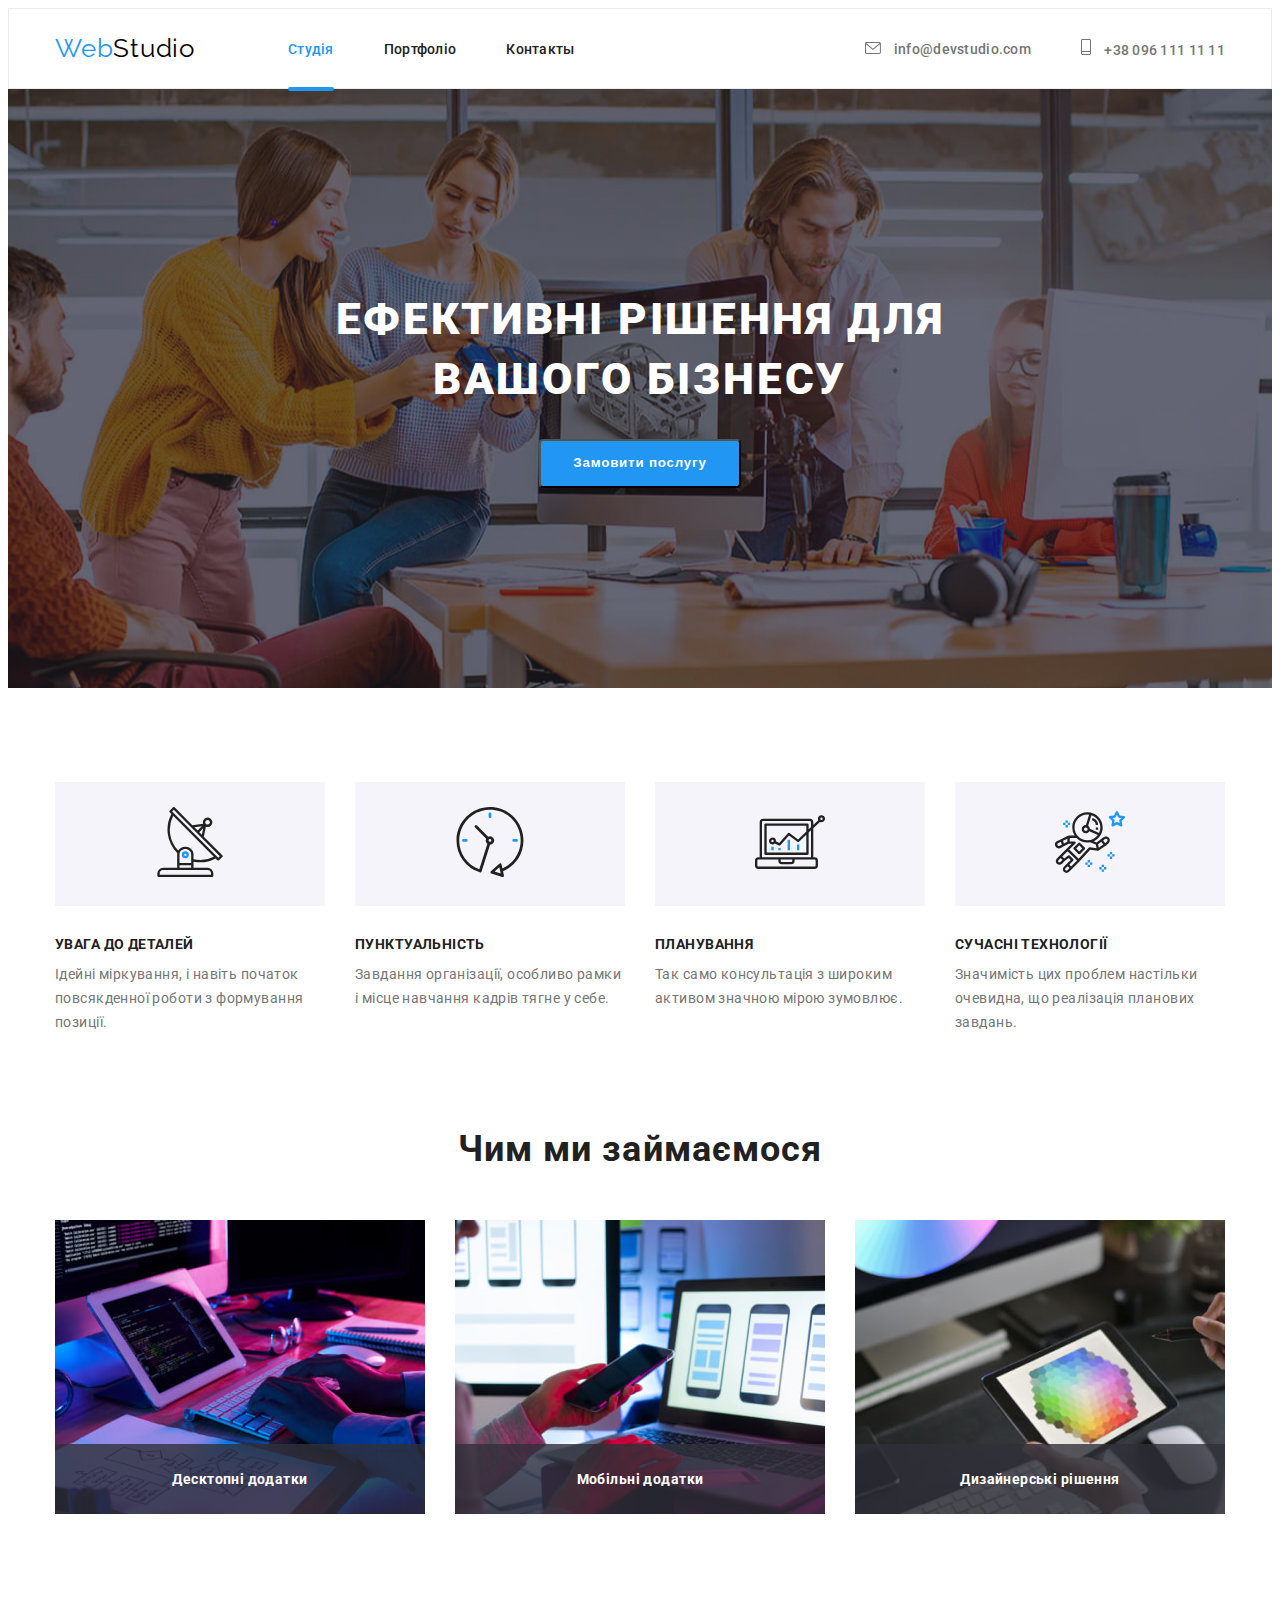
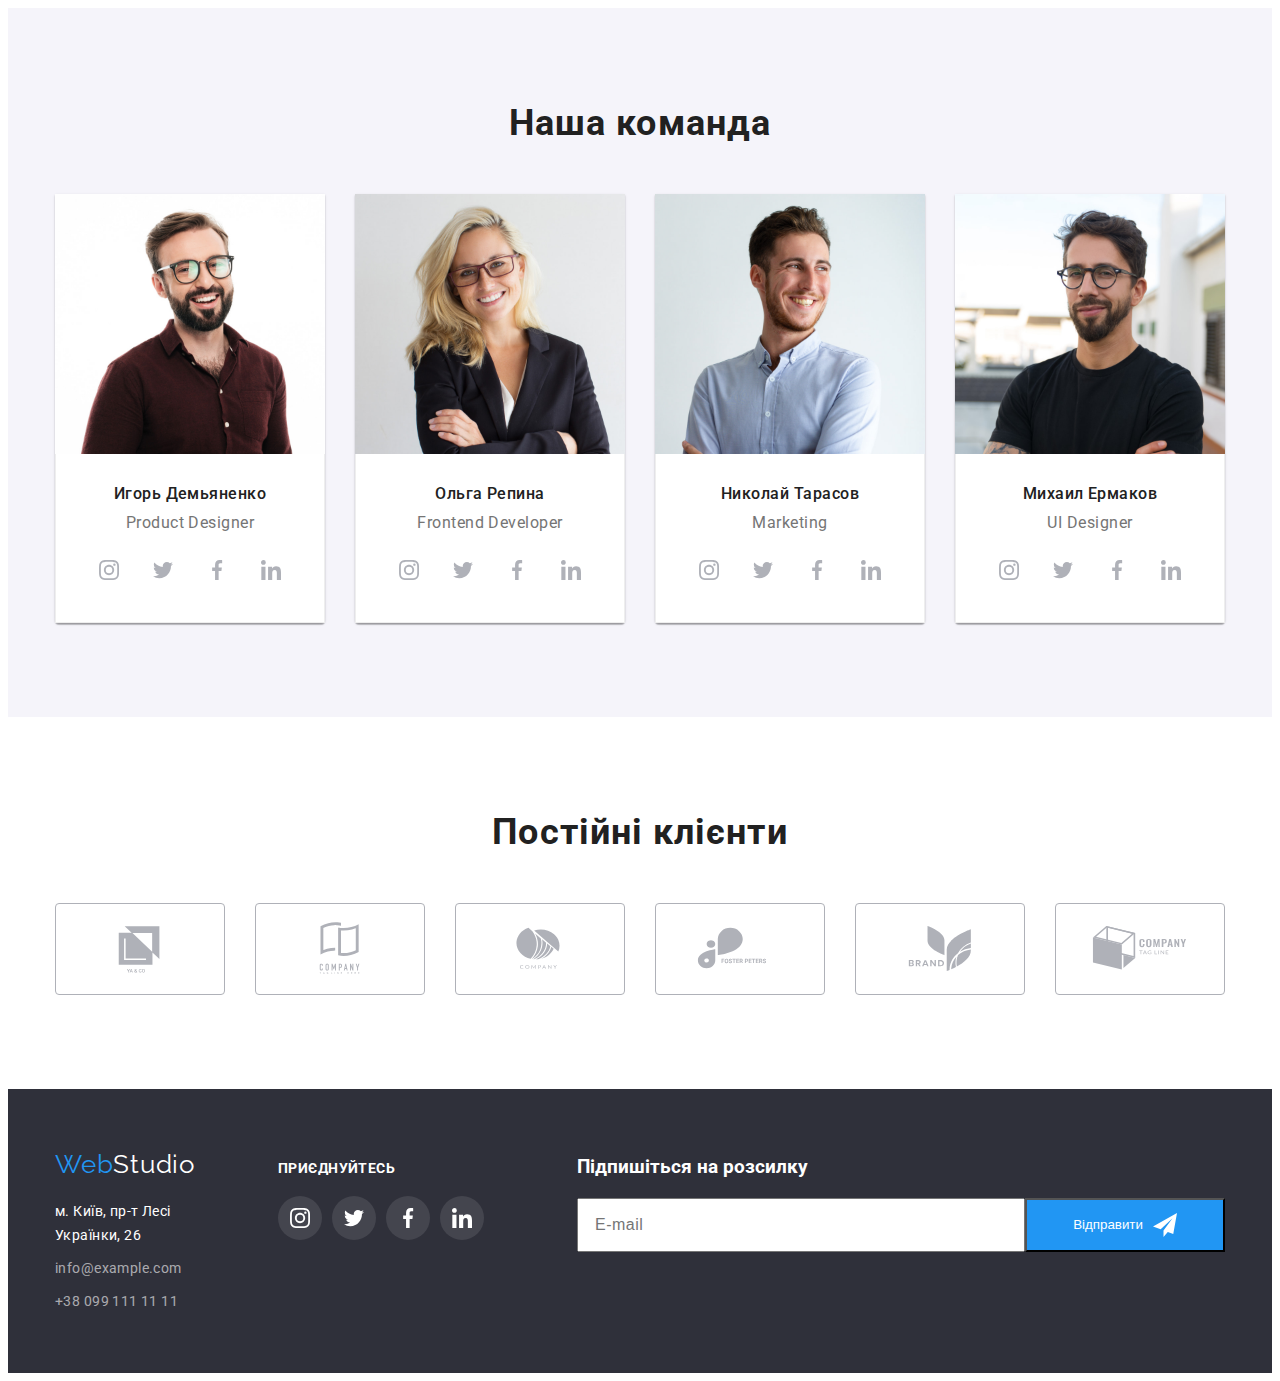
<file: index.html>
<!DOCTYPE html>
<html lang="uk">
  <head>
    <meta charset="UTF-8" />
    <meta http-equiv="X-UA-Compatible" content="IE=edge" />
    <meta name="viewport" content="width=device-width, initial-scale=1.0" />
    <title>Студія</title>
    <link rel="preconnect" href="https://fonts.googleapis.com" />
    <link rel="preconnect" href="https://fonts.gstatic.com" crossorigin />
    <link
      href="https://fonts.googleapis.com/css2?family=Raleway:wght@700&family=Roboto:wght@400;500;700;900&display=swap"
      rel="stylesheet"
    />
    <!-- Normalize start -->
    <link
      rel="stylesheet"
      href="https://cdnjs.cloudflare.com/ajax/libs/modern-normalize/1.1.0/modern-normalize.min.css"
      integrity="sha512-wpPYUAdjBVSE4KJnH1VR1HeZfpl1ub8YT/NKx4PuQ5NmX2tKuGu6U/JRp5y+Y8XG2tV+wKQpNHVUX03MfMFn9Q=="
      crossorigin="anonymous"
      referrerpolicy="no-referrer"
    />
    <!-- Normalize end -->
    <!-- Animate CSS start -->
    <link
      rel="stylesheet"
      href="https://cdnjs.cloudflare.com/ajax/libs/animate.css/4.1.1/animate.min.css"
    />
    <!-- Animate CSS end -->
    <link rel="stylesheet" href="./css/styles.css" />
  </head>

  <body data-page>
    <!-- Header section studio-->
    <header class="header data-header">
      <div class="container header-container">
        <a class="logo link" href="./index.html" lang="en"
          >Web<span class="logo-color">Studio</span></a
        >
        <nav class="header-nav">
          <ul class="header-list list">
            <li class="header-item">
              <a class="header-link header-link-current link" href="">Студія</a>
            </li>
            <li class="header-item">
              <a class="header-link link" href="./portfolio.html">Портфоліо</a>
            </li>
            <li class="header-item"><a class="header-link link" href="">Контакты</a></li>
          </ul>
        </nav>
        <ul class="header-list list">
          <li class="header-item">
            <a class="header-contacts link" href="mailto:info@devstudio.com">
              <svg class="contacts-icon" width="16" height="12">
                <use href="./images/icons/icons.svg#envelope"></use>
              </svg>
              info@devstudio.com</a
            >
          </li>
          <li class="header-item">
            <a class="header-contacts link" href="tel:+380961111111">
              <svg class="contacts-icon" width="10" height="16">
                <use href="./images/icons/icons.svg#smartphone"></use>
              </svg>
              +38 096 111 11 11</a
            >
          </li>
        </ul>
      </div>
    </header>
    <!-- Main section studio-->
    <main class="main">
      <!-- Section 1 -->
      <section class="main-section-first">
        <div class="container header-container main-container">
          <h1 class="main-title-top">
            ЕФЕКТИВНІ РІШЕННЯ ДЛЯ <br />
            ВАШОГО БІЗНЕСУ
          </h1>
          <button class="main-btn animate__animated animate__swing" type="button" data-modal-open>
              Замовити послугу
          </button>
        </div>
      </section>
      <!-- Section 2 -->
      <section class="main-section-second">
        <div class="main-conteiner-features">
          <ul class="features-list list">
            <li class="features-item">
              <a
                class="features-link"
                href=""
                target="_blank"
                rel="noopener noreferrer"
                aria-label="antenna"
              >
                <svg class="features-icon" width="70" height="70">
                  <use href="./images/icons/icons.svg#antenna"></use>
                </svg>
              </a>
            </li>
            <li class="features-item">
              <a
                class="features-link"
                href=""
                target="_blank"
                rel="noopener noreferrer"
                aria-label="clock"
              >
                <svg class="features-icon" width="70" height="70">
                  <use href="./images/icons/icons.svg#clock"></use>
                </svg>
              </a>
            </li>
            <li class="features-item">
              <a
                class="features-link"
                href=""
                target="_blank"
                rel="noopener noreferrer"
                aria-label="diagram"
              >
                <svg class="features-icon" width="70" height="70">
                  <use href="./images/icons/icons.svg#diagram"></use>
                </svg>
              </a>
            </li>
            <li class="features-item">
              <a
                class="features-link"
                href=""
                target="_blank"
                rel="noopener noreferrer"
                aria-label="astronaut"
              >
                <svg class="features-icon" width="70" height="70">
                  <use href="./images/icons/icons.svg#astronaut"></use>
                </svg>
              </a>
            </li>
          </ul>
        </div>
        <div class="container main-container-second">
          <ul class="main-description list">
            <li class="item">
              <div class="box">
                <h3 class="main-title">УВАГА ДО ДЕТАЛЕЙ</h3>
                <p class="main-text">
                  Ідейні міркування, і навіть початок повсякденної роботи з формування позиції.
                </p>
              </div>
            </li>
            <li class="item">
              <div class="box">
                <h3 class="main-title">ПУНКТУАЛЬНІСТЬ</h3>
                <p class="main-text">
                  Завдання організації, особливо рамки і місце навчання кадрів тягне у себе.
                </p>
              </div>
            </li>
            <li class="item">
              <div class="box">
                <h3 class="main-title">ПЛАНУВАННЯ</h3>
                <p class="main-text">
                  Так само консультація з широким активом значною мірою зумовлює.
                </p>
              </div>
            </li>
            <li class="item">
              <div class="box">
                <h3 class="main-title">СУЧАСНІ ТЕХНОЛОГІЇ</h3>
                <p class="main-text">
                  Значимість цих проблем настільки очевидна, що реалізація планових завдань.
                </p>
              </div>
            </li>
          </ul>
        </div>
      </section>
      <!-- Section 3 -->
      <section class="main-section-third">
        <div class="container main-container-third">
          <h2 class="main-title-about">Чим ми займаємося</h2>
          <ul class="main-list list">
            <li class="main-item">
              <img
                class="main-img"
                src="images/section3/img-box1.jpg"
                alt="работа за компьютером"
                width="370"
                height="294"
              />
              <div class="main-container-img">
              <h3 class="main-title-about-img">Десктопні додатки</h3>
            </div>
            </li>
            <li class="main-item">
              <img
                class="main-img"
                src="images/section3/img-box2.jpg"
                alt="работа за ноутбуком"
                width="370"
                height="294"
              />
              <div class="main-container-img">
              <h3 class="main-title-about-img">Мобільні додатки</h3>
            </div>
            </li>
            <li class="main-item">
              <img
                class="main-img"
                src="images/section3/img-box3.jpg"
                alt="работа за планшетом"
                width="370"
                height="294"
              />
              <div class="main-container-img">
              <h3 class="main-title-about-img">Дизайнерські рішення</h3>
            </div>
            </li>
          </ul>
        </div>
      </section>
      <!-- Section 4 -->
      <section class="main-section-team">
        <div class="container main-container-team">
          <h2 class="main-title-about">Наша команда</h2>
          <ul class="team-list list">
            <li class="team-item">
              <img
                class="team-img"
                src="images/section4/img1.jpg"
                alt="Игорь Демьяненко"
                width="270"
                height="260"
              />
              <div class="team-wrapper">
                <h3 class="team-title">Игорь Демьяненко</h3>
                <p class="team-text" lang="en">Product Designer</p>
                <ul class="socials list">
                  <li class="socials-item">
                    <a
                      class="socials-link"
                      href=""
                      target="_blank"
                      rel="noopener noreferrer"
                      aria-label="instagram"
                    >
                      <svg class="socials-icon" width="20" height="20">
                        <use href="./images/icons/icons.svg#instagram"></use>
                      </svg>
                    </a>
                  </li>
                  <li class="socials-item">
                    <a
                      class="socials-link"
                      href=""
                      target="_blank"
                      rel="noopener noreferrer"
                      aria-label="twitter"
                    >
                      <svg class="socials-icon" width="20" height="20">
                        <use href="./images/icons/icons.svg#twitter"></use>
                      </svg>
                    </a>
                  </li>
                  <li class="socials-item">
                    <a
                      class="socials-link"
                      href=""
                      target="_blank"
                      rel="noopener noreferrer"
                      aria-label="facebook"
                    >
                      <svg class="socials-icon" width="20" height="20">
                        <use href="./images/icons/icons.svg#facebook"></use>
                      </svg>
                    </a>
                  </li>
                  <li class="socials-item">
                    <a
                      class="socials-link"
                      href=""
                      target="_blank"
                      rel="noopener noreferrer"
                      aria-label="linkedin"
                    >
                      <svg class="socials-icon" width="20" height="20">
                        <use href="./images/icons/icons.svg#linkedin"></use>
                      </svg>
                    </a>
                  </li>
                </ul>
              </div>
            </li>
            <li class="team-item">
              <img
                class="team-img"
                src="images/section4/img2.jpg"
                alt="Ольга Репина"
                width="270"
                height="260"
              />
              <div class="team-wrapper">
                <h3 class="team-title">Ольга Репина</h3>
                <p class="team-text" lang="en">Frontend Developer</p>
                <ul class="socials list">
                  <li class="socials-item">
                    <a
                      class="socials-link"
                      href=""
                      target="_blank"
                      rel="noopener noreferrer"
                      aria-label="instagram"
                    >
                      <svg class="socials-icon" width="20" height="20">
                        <use href="./images/icons/icons.svg#instagram"></use>
                      </svg>
                    </a>
                  </li>
                  <li class="socials-item">
                    <a
                      class="socials-link"
                      href=""
                      target="_blank"
                      rel="noopener noreferrer"
                      aria-label="twitter"
                    >
                      <svg class="socials-icon" width="20" height="20">
                        <use href="./images/icons/icons.svg#twitter"></use>
                      </svg>
                    </a>
                  </li>
                  <li class="socials-item">
                    <a
                      class="socials-link"
                      href=""
                      target="_blank"
                      rel="noopener noreferrer"
                      aria-label="facebook"
                    >
                      <svg class="socials-icon" width="20" height="20">
                        <use href="./images/icons/icons.svg#facebook"></use>
                      </svg>
                    </a>
                  </li>
                  <li class="socials-item">
                    <a
                      class="socials-link"
                      href=""
                      target="_blank"
                      rel="noopener noreferrer"
                      aria-label="linkedin"
                    >
                      <svg class="socials-icon" width="20" height="20">
                        <use href="./images/icons/icons.svg#linkedin"></use>
                      </svg>
                    </a>
                  </li>
                </ul>
              </div>
            </li>
            <li class="team-item">
              <img
                class="team-img"
                src="images/section4/img3.jpg"
                alt="Николай Тарасов"
                width="270"
                height="260"
              />
              <div class="team-wrapper">
                <h3 class="team-title">Николай Тарасов</h3>
                <p class="team-text" lang="en">Marketing</p>
                <ul class="socials list">
                  <li class="socials-item">
                    <a
                      class="socials-link"
                      href=""
                      target="_blank"
                      rel="noopener noreferrer"
                      aria-label="instagram"
                    >
                      <svg class="socials-icon" width="20" height="20">
                        <use href="./images/icons/icons.svg#instagram"></use>
                      </svg>
                    </a>
                  </li>
                  <li class="socials-item">
                    <a
                      class="socials-link"
                      href=""
                      target="_blank"
                      rel="noopener noreferrer"
                      aria-label="twitter"
                    >
                      <svg class="socials-icon" width="20" height="20">
                        <use href="./images/icons/icons.svg#twitter"></use>
                      </svg>
                    </a>
                  </li>
                  <li class="socials-item">
                    <a
                      class="socials-link"
                      href=""
                      target="_blank"
                      rel="noopener noreferrer"
                      aria-label="facebook"
                    >
                      <svg class="socials-icon" width="20" height="20">
                        <use href="./images/icons/icons.svg#facebook"></use>
                      </svg>
                    </a>
                  </li>
                  <li class="socials-item">
                    <a
                      class="socials-link"
                      href=""
                      target="_blank"
                      rel="noopener noreferrer"
                      aria-label="linkedin"
                    >
                      <svg class="socials-icon" width="20" height="20">
                        <use href="./images/icons/icons.svg#linkedin"></use>
                      </svg>
                    </a>
                  </li>
                </ul>
              </div>
            </li>
            <li class="team-item">
              <img
                class="team-img"
                src="images/section4/img4.jpg"
                alt="Михаил Ермаков"
                width="270"
                height="260"
              />
              <div class="team-wrapper">
                <h3 class="team-title">Михаил Ермаков</h3>
                <p class="team-text" lang="en">UI Designer</p>
                <ul class="socials list">
                  <li class="socials-item">
                    <a
                      class="socials-link"
                      href=""
                      target="_blank"
                      rel="noopener noreferrer"
                      aria-label="instagram"
                    >
                      <svg class="socials-icon" width="20" height="20">
                        <use href="./images/icons/icons.svg#instagram"></use>
                      </svg>
                    </a>
                  </li>
                  <li class="socials-item">
                    <a
                      class="socials-link"
                      href=""
                      target="_blank"
                      rel="noopener noreferrer"
                      aria-label="twitter"
                    >
                      <svg class="socials-icon" width="20" height="20">
                        <use href="./images/icons/icons.svg#twitter"></use>
                      </svg>
                    </a>
                  </li>
                  <li class="socials-item">
                    <a
                      class="socials-link"
                      href=""
                      target="_blank"
                      rel="noopener noreferrer"
                      aria-label="facebook"
                    >
                      <svg class="socials-icon" width="20" height="20">
                        <use href="./images/icons/icons.svg#facebook"></use>
                      </svg>
                    </a>
                  </li>
                  <li class="socials-item">
                    <a
                      class="socials-link"
                      href=""
                      target="_blank"
                      rel="noopener noreferrer"
                      aria-label="linkedin"
                    >
                      <svg class="socials-icon" width="20" height="20">
                        <use href="./images/icons/icons.svg#linkedin"></use>
                      </svg>
                    </a>
                  </li>
                </ul>
              </div>
            </li>
          </ul>
        </div>
      </section>
      <section class="sections-clients">
        <div class="conteiner-clients">
          <h2 class="title-clients">Постійні клієнти</h2>
          <ul class="clients-list list">
            <li class="clients-item">
              <a
                class="clients-link"
                href=""
                target="_blank"
                rel="noopener noreferrer"
                aria-label="logo"
              >
                <svg class="clients-icon" width="106" height="60">
                  <use href="./images/icons/icons.svg#logo"></use>
                </svg>
              </a>
            </li>
            <li class="clients-item">
              <a
                class="clients-link"
                href=""
                target="_blank"
                rel="noopener noreferrer"
                aria-label="logo1"
              >
                <svg class="clients-icon" width="106" height="60">
                  <use href="./images/icons/icons.svg#logo1"></use>
                </svg>
              </a>
            </li>
            <li class="clients-item">
              <a
                class="clients-link"
                href=""
                target="_blank"
                rel="noopener noreferrer"
                aria-label="logo2"
              >
                <svg class="clients-icon" width="106" height="60">
                  <use href="./images/icons/icons.svg#logo2"></use>
                </svg>
              </a>
            </li>
            <li class="clients-item">
              <a
                class="clients-link"
                href=""
                target="_blank"
                rel="noopener noreferrer"
                aria-label="logo3"
              >
                <svg class="clients-icon" width="106" height="60">
                  <use href="./images/icons/icons.svg#logo3"></use>
                </svg>
              </a>
            </li>
            <li class="clients-item">
              <a
                class="clients-link"
                href=""
                target="_blank"
                rel="noopener noreferrer"
                aria-label="logo4"
              >
                <svg class="clients-icon" width="106" height="60">
                  <use href="./images/icons/icons.svg#logo4"></use>
                </svg>
              </a>
            </li>
            <li class="clients-item">
              <a
                class="clients-link"
                href=""
                target="_blank"
                rel="noopener noreferrer"
                aria-label="logo5"
              >
                <svg class="clients-icon" width="106" height="60">
                  <use href="./images/icons/icons.svg#logo5"></use>
                </svg>
              </a>
            </li>
          </ul>
        </div>
      </section>
    </main>
    <!-- Footer section-->
    <footer class="footer">
      <div class="container footer-container">
        <div class="container-addres">
          <a class="footer-web link" href="" lang="en"
            >Web<span class="footer-web-color">Studio</span></a
          >
          <address class="footer-addres">
            <ul class="footer-list list">
              <li class="footer-item">
                <a
                  class="footer-contacts-color link"
                  href="https://goo.gl/maps/WVLapYZfEZGpbT3C7"
                  target="_blank"
                  rel="noopener noreferrer"
                  >м. Київ, пр-т Лесі Українки, 26</a
                >
              </li>
              <li class="footer-item">
                <a class="footer-contacts link" href="mailto:info@example.com">info@example.com</a>
              </li>
              <li class="footer-item">
                <a class="footer-contacts link" href="tel:+380991111111">+38 099 111 11 11</a>
              </li>
            </ul>
          </address>
        </div>
        <div class="container-socials">
          <h3 class="footer-title">приєднуйтесь</h3>
          <ul class="footer-socials list">
            <li class="footer-socials-item">
              <a
                class="footer-socials-link"
                href=""
                target="_blank"
                rel="noopener noreferrer"
                aria-label="instagram"
              >
                <svg width="20" height="20">
                  <use href="./images/icons/icons.svg#instagram1"></use>
                </svg>
              </a>
            </li>
            <li class="footer-socials-item">
              <a
                class="footer-socials-link"
                href=""
                target="_blank"
                rel="noopener noreferrer"
                aria-label="twitter"
              >
                <svg width="20" height="20">
                  <use href="./images/icons/icons.svg#twitter1"></use>
                </svg>
              </a>
            </li>
            <li class="footer-socials-item">
              <a
                class="footer-socials-link"
                href=""
                target="_blank"
                rel="noopener noreferrer"
                aria-label="facebook"
              >
                <svg width="20" height="20">
                  <use href="./images/icons/icons.svg#facebook1"></use>
                </svg>
              </a>
            </li>
            <li class="footer-socials-item">
              <a
                class="footer-socials-link"
                href=""
                target="_blank"
                rel="noopener noreferrer"
                aria-label="linkedin"
              >
                <svg width="20" height="20">
                  <use href="./images/icons/icons.svg#linkedin1"></use>
                </svg>
              </a>
            </li>
          </ul>
        </div>
        <div class="container-form-footer">
        <form class="form-footer" action="">
          <h3 class="form-title-footer">Підпишіться на розсилку</h3>
          <div class="container-form-footer-group">
          <label class="form-label-footer" for="email-footer" type="email" ></label>
            <input  class="form-input" type="text" id="email-footer" placeholder="E-mail">
            <button class="form-button" type="submit">Відправити
              <svg class="form-icon-footer" width="24" height="24">
                <use href="./images/icons/icons.svg#plane"></use>
              </svg>
            </button>
          </div>
        </form>
      </div>
      </div>
    </footer>

    <!-- Modal window -->
    <div class="backdrop is-hidden" data-modal>
      <div class="modal">
        <button class="modal-btn" data-modal-close>
          <svg class="modal-btn-icon" width="18" height="18">
            <use href="./images/icons/icons.svg#icon-close"></use>
          </svg>
        </button>
        <form class="form" action="">
          <strong class="form-title">Залиште свої дані, ми вам передзвонимо</strong>
          <div class="form-group">
            <label for="user-name" class="form-label">Ім'я</label>
            <input type="text" class="form-input" id="user-name">
            <svg class="form-icon" width="18" height="18">
              <use href="./images/icons/icons.svg#name"></use>
            </svg>
            <label for="user-phone" class="form-label">Телефон</label>
            <input type="tel" class="form-input" id="user-phone">
            <svg class="form-icon" width="18" height="18">
              <use href="./images/icons/icons.svg#phone"></use>
            </svg>
            <label for="user-email" class="form-label">Пошта</label>
            <input type="email" class="form-input" id="user-email">
            <svg class="form-icon" width="18" height="18">
              <use href="./images/icons/icons.svg#email"></use>
            </svg>        
            <label for="user-comment" class="form-label-comment">Коментар</label>
            <textarea name="comment" id="user-comment" cols="" rows=""></textarea>
            <label class="form-label-checkbox" for="">
              <input class="checkbox-input" type="checkbox" name="" id="">
              <span class="form-span">Погоджуюся з розсилкою та приймаю <a href="" class="form-link">Умови договору</a></span>
            </label>
            <button class="form-button" type="submit">Відправити</button>
          </div>
        </form>
      </div>
    </div>
    <script src="./js/header-scroll.js"></script>
    <script src="./js/modal.js"></script>
  </body>
</html>
</file>
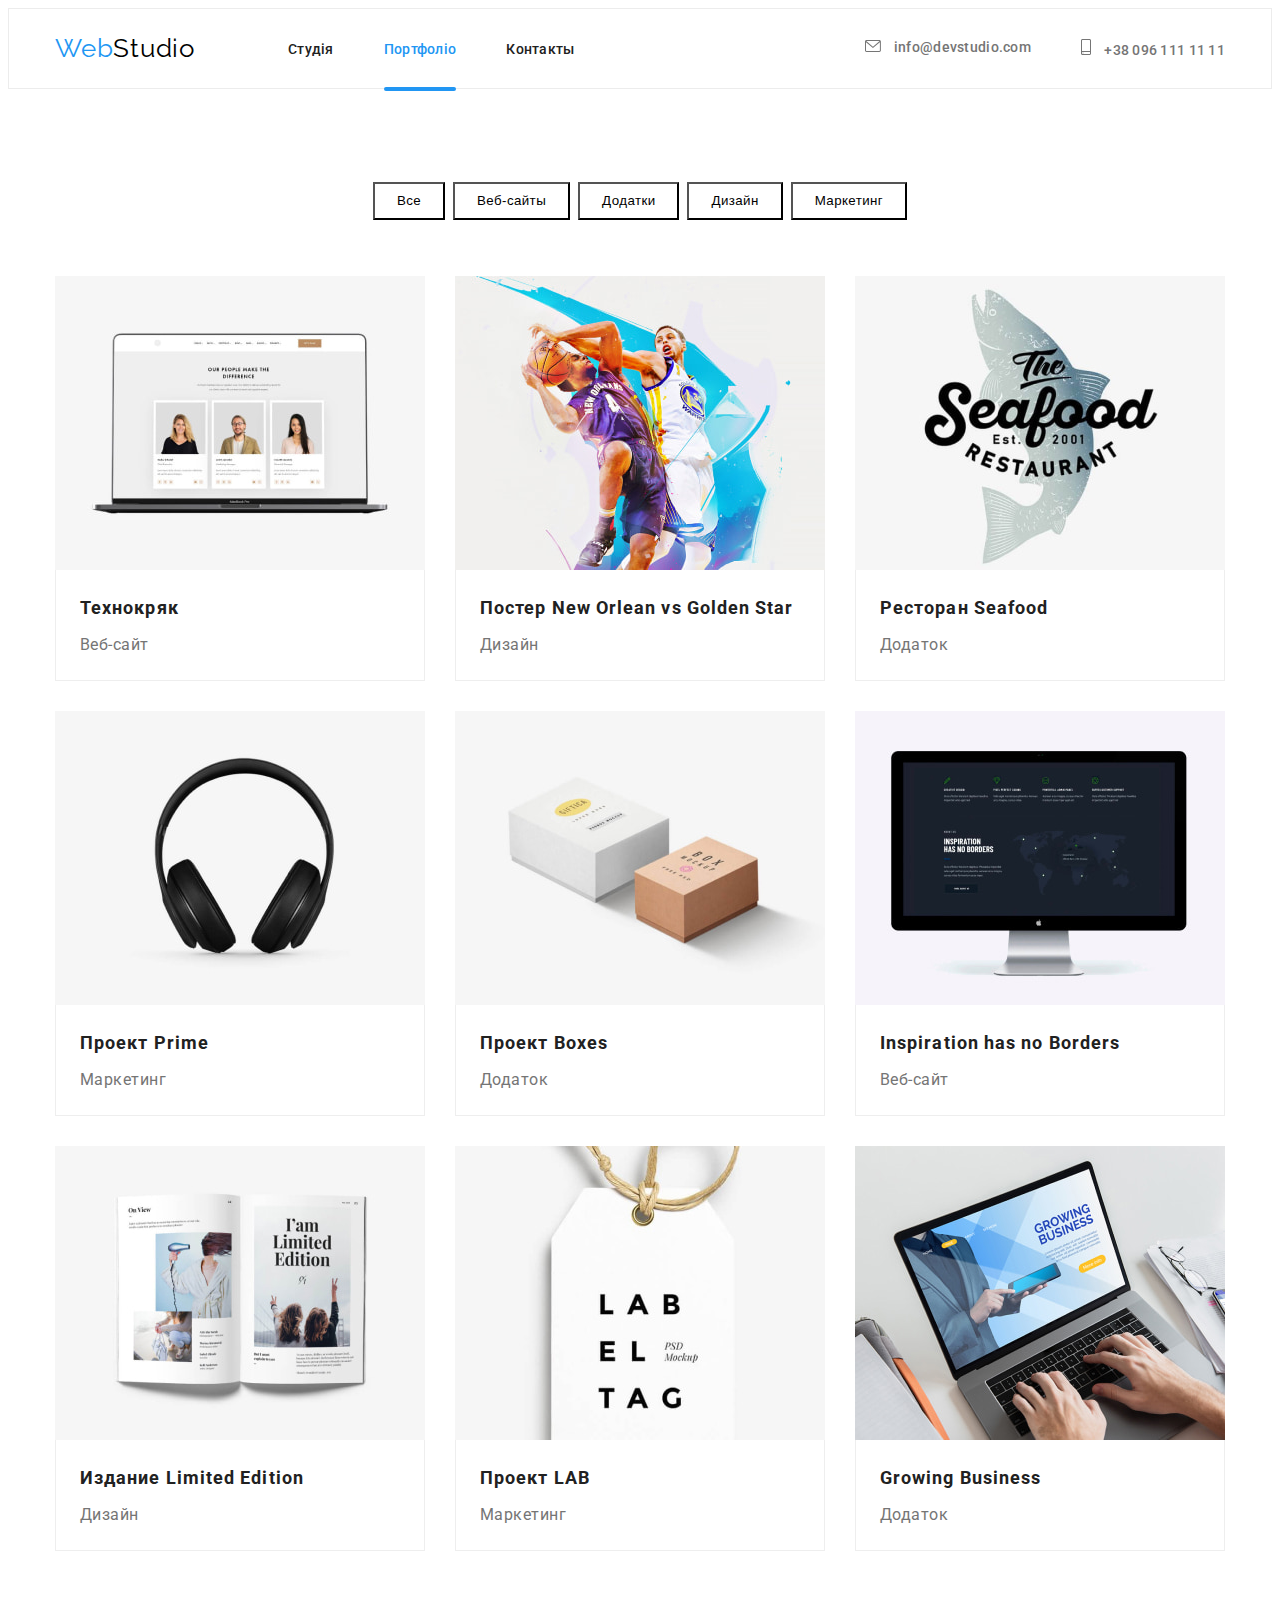
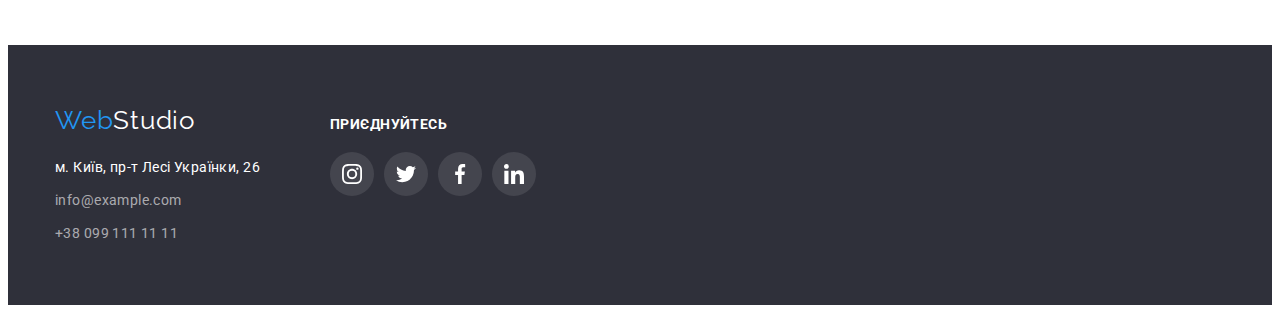
<file: portfolio.html>
<!DOCTYPE html>
<html lang="uk">
  <head>
    <meta charset="UTF-8" />
    <meta http-equiv="X-UA-Compatible" content="IE=edge" />
    <meta name="viewport" content="width=device-width, initial-scale=1.0" />
    <title>Портфоліо</title>
    <link rel="preconnect" href="https://fonts.googleapis.com" />
    <link rel="preconnect" href="https://fonts.gstatic.com" crossorigin />
    <link
      href="https://fonts.googleapis.com/css2?family=Raleway:wght@700&family=Roboto:wght@400;500;700;900&display=swap"
      rel="stylesheet"
    />
    <!-- Normalize start -->
    <link
      rel="stylesheet"
      href="https://cdnjs.cloudflare.com/ajax/libs/modern-normalize/1.1.0/modern-normalize.min.css"
      integrity="sha512-wpPYUAdjBVSE4KJnH1VR1HeZfpl1ub8YT/NKx4PuQ5NmX2tKuGu6U/JRp5y+Y8XG2tV+wKQpNHVUX03MfMFn9Q=="
      crossorigin="anonymous"
      referrerpolicy="no-referrer"
    />
    <!-- Normalize end -->
    <!-- Animate CSS start -->
    <link
      rel="stylesheet"
      href="https://cdnjs.cloudflare.com/ajax/libs/animate.css/4.1.1/animate.min.css"
    />
    <!-- Animate CSS end -->
    <link rel="stylesheet" href="./css/styles.css" />
  </head>
  <body>
    <!-- Header portfolio-->
    <header class="header">
      <div class="container header-container">
        <a class="logo link" href="./portfolio.html" lang="en"
          >Web<span class="logo-color">Studio</span></a
        >
        <nav class="header-nav-portfolio">
          <ul class="header-list-portfolio list">
            <li class="header-item-portfolio">
              <a class="header-link-portfolio link" href="./index.html">Студія</a>
            </li>
            <li class="header-item-portfolio">
              <a class="header-link-portfolio-color header-link-current link" href="">Портфоліо</a>
            </li>
            <li class="header-item-portfolio">
              <a class="header-link-portfolio link" href="">Контакты</a>
            </li>
          </ul>
        </nav>
        <ul class="header-list-portfolio list">
          <li class="header-item-portfolio">
            <a class="header-contacts-portfolio link" href="mailto:info@devstudio.com">
              <svg class="contacts-icon" width="16" height="12">
                <use href="./images/icons/icons.svg#envelope"></use>
              </svg>
              info@devstudio.com</a
            >
          </li>
          <li class="header-item-portfolio">
            <a class="header-contacts-portfolio link" href="tel:+380961111111">
              <svg class="contacts-icon" width="10" height="16">
                <use href="./images/icons/icons.svg#smartphone"></use>
              </svg>
              +38 096 111 11 11</a
            >
          </li>
        </ul>
      </div>
    </header>
    <!-- Main section portfolio-->
    <main>
      <section class="section-portfolio">
        <div class="container main-container-portfolio">
          <h1 class="visually-hiden">Портфоліо</h1>
          <ul class="list container-list">
            <li class="main-item-portfolio">
              <button
                type="button"
                class="btn-portfolio animate__animated animate__bounce animate__slow"
              >
                Все
              </button>
            </li>
            <li class="main-item-portfolio">
              <button
                type="button"
                class="btn-portfolio animate__animated animate__bounce animate__slow"
              >
                Веб-сайты
              </button>
            </li>
            <li class="main-item-portfolio">
              <button
                type="button"
                class="btn-portfolio animate__animated animate__bounce animate__slow"
              >
              Додатки
              </button>
            </li>
            <li class="main-item-portfolio">
              <button
                type="button"
                class="btn-portfolio animate__animated animate__bounce animate__slow"
              >
                Дизайн
              </button>
            </li>
            <li class="main-item-portfolio">
              <button
                type="button"
                class="btn-portfolio animate__animated animate__bounce animate__slow"
              >
                Маркетинг
              </button>
            </li>
          </ul>
          <ul class="list list-title">
            <li class="item-portfolio">
              <a href="" class="link link-overlay">
                <div class="overlay">
                  <img 
                  class="img-portfolio" 
                  src="imaiges/portfolio/img.jpg" 
                  alt="Технокряк" 
                  width="370" 
                  height="294" />
                  <div class="container-overlay">
                    <p class="text-overlay">
                      Ресурс пропонує комплексні пропозиції з різним рівнем функціоналу та сервісів. Все це дозволить відвідувачу отримати вичерпні відомості про компанію чи приватну особу.
                    </p>
                  </div>
                </div>
                <div class="container-title">
                  <h2 class="title-portfolio">Технокряк</h2>
                  <p class="text-portfolio">Веб-сайт</p>
                </div>
              </a>
            </li>
            <li class="item-portfolio">
              <a href="" class="link link-overlay">
                <div class="overlay">
                  <img
                    class="img-portfolio"
                    src="imaiges/portfolio/img2.jpg"
                    alt="Постер New Orlean vs Golden Star"
                    width="370"
                    height="294"
                  />
                  <div class="container-overlay">
                    <p class="text-overlay">
                      Ресурс пропонує комплексні пропозиції з різним рівнем функціоналу та сервісів. Все це дозволить відвідувачу отримати вичерпні відомості про компанію чи приватну особу.
                    </p>
                  </div>
                </div>
                <div class="container-title">
                  <h2 class="title-portfolio" lang="en">Постер New Orlean vs Golden Star</h2>
                  <p class="text-portfolio">Дизайн</p>
                </div>
              </a>
            </li>
            <li class="item-portfolio">
              <a href="" class="link link-overlay">
                <div class="overlay">
                  <img
                    class="img-portfolio"
                    src="imaiges/portfolio/img3.jpg"
                    alt="Ресторан Seafood"
                    width="370"
                    height="294"
                  />
                  <div class="container-overlay">
                    <p class="text-overlay">
                      Ресурс пропонує комплексні пропозиції з різним рівнем функціоналу та сервісів. Все це дозволить відвідувачу отримати вичерпні відомості про компанію чи приватну особу.
                    </p>
                  </div>
                </div>
                <div class="container-title">
                  <h2 class="title-portfolio" lang="en">Ресторан Seafood</h2>
                  <p class="text-portfolio">Додаток</p>
                </div>
              </a>
            </li>
            <li class="item-portfolio">
              <a href="" class="link link-overlay">
                <div class="overlay">
                  <img
                    class="img-portfolio"
                    src="imaiges/portfolio/img4.jpg"
                    alt="Проект Prime"
                    width="370"
                    height="294"
                  />
                  <div class="container-overlay">
                    <p class="text-overlay">
                      Ресурс пропонує комплексні пропозиції з різним рівнем функціоналу та сервісів. Все це дозволить відвідувачу отримати вичерпні відомості про компанію чи приватну особу.
                    </p>
                  </div>
                </div>
                <div class="container-title">
                  <h2 class="title-portfolio" lang="en">Проект Prime</h2>
                  <p class="text-portfolio">Маркетинг</p>
                </div>
              </a>
            </li>
            <li class="item-portfolio">
              <a href="" class="link link-overlay">
                <div class="overlay">
                  <img
                    class="img-portfolio"
                    src="imaiges/portfolio/img5.jpg"
                    alt="Проект Boxes"
                    width="370"
                    height="294"
                  />
                  <div class="container-overlay">
                    <p class="text-overlay">
                      Ресурс пропонує комплексні пропозиції з різним рівнем функціоналу та сервісів. Все це дозволить відвідувачу отримати вичерпні відомості про компанію чи приватну особу.
                    </p>
                  </div>
                </div>
                <div class="container-title">
                  <h2 class="title-portfolio" lang="en">Проект Boxes</h2>
                  <p class="text-portfolio">Додаток</p>
                </div>
              </a>
            </li>
            <li class="item-portfolio">
              <a href="" class="link link-overlay">
                <div class="overlay">
                  <img
                    class="img-portfolio"
                    src="imaiges/portfolio/img6.jpg"
                    alt="Inspiration has no Borders"
                    width="370"
                    height="294"
                  />
                  <div class="container-overlay">
                    <p class="text-overlay">
                      Ресурс пропонує комплексні пропозиції з різним рівнем функціоналу та сервісів. Все це дозволить відвідувачу отримати вичерпні відомості про компанію чи приватну особу.
                    </p>
                  </div>
                </div>
                <div class="container-title">
                  <h2 class="title-portfolio" lang="en">Inspiration has no Borders</h2>
                  <p class="text-portfolio">Веб-сайт</p>
                </div>
              </a>
            </li>
            <li class="item-portfolio">
              <a href="" class="link link-overlay">
                <div class="overlay">
                  <img
                    class="img-portfolio"
                    src="imaiges/portfolio/img7.jpg"
                    alt="Издание Limited Edition"
                    width="370"
                    height="294"
                  />
                  <div class="container-overlay">
                    <p class="text-overlay">
                      Ресурс пропонує комплексні пропозиції з різним рівнем функціоналу та сервісів. Все це дозволить відвідувачу отримати вичерпні відомості про компанію чи приватну особу.
                    </p>
                  </div>
                </div>
                <div class="container-title">
                  <h2 class="title-portfolio" lang="en">Издание Limited Edition</h2>
                  <p class="text-portfolio text-reset">Дизайн</p>
                </div>
              </a>
            </li>
            <li class="item-portfolio">
              <a href="" class="link link-overlay">
                <div class="overlay">
                  <img 
                    class="img-portfolio"
                    src="imaiges/portfolio/img8.jpg" 
                    alt="Проект LAB" 
                    width="370" 
                    height="294" />
                  <div class="container-overlay">
                    <p class="text-overlay">
                      РРесурс пропонує комплексні пропозиції з різним рівнем функціоналу та сервісів. Все це дозволить відвідувачу отримати вичерпні відомості про компанію чи приватну особу.
                    </p>
                  </div>
                </div>
                <div class="container-title">
                  <h2 class="title-portfolio" lang="en">Проект LAB</h2>
                  <p class="text-portfolio text-reset">Маркетинг</p>
                </div>
              </a>
            </li>
            <li class="item-portfolio">
              <a href="" class="link link-overlay">
                <div class="overlay">
                  <img
                    class="img-portfolio"
                    src="imaiges/portfolio/img9.jpg"
                    alt="Growing Business"
                    width="370"
                    height="294"
                  />
                  <div class="container-overlay">
                    <p class="text-overlay">
                      Ресурс пропонує комплексні пропозиції з різним рівнем функціоналу та сервісів. Все це дозволить відвідувачу отримати вичерпні відомості про компанію чи приватну особу.
                    </p>
                  </div>
                </div>
                <div class="container-title">
                  <h2 class="title-portfolio" lang="en">Growing Business</h2>
                  <p class="text-portfolio text-reset">Додаток</p>
                </div>
              </a>
            </li>
          </ul>
        </div>
      </section>
    </main>
    <!-- Footer -->
    <footer class="footer">
      <div class="container footer-container">
        <div class="container-addres">
          <a class="footer-web link" href="" lang="en"
            >Web<span class="footer-web-color">Studio</span></a
          >
          <address class="footer-addres">
            <ul class="footer-list list">
              <li class="footer-item">
                <a
                  class="footer-contacts-color link"
                  href="https://goo.gl/maps/WVLapYZfEZGpbT3C7"
                  target="_blank"
                  rel="noopener noreferrer"
                  >м. Київ, пр-т Лесі Українки, 26</a
                >
              </li>
              <li class="footer-item">
                <a class="footer-contacts link" href="mailto:info@example.com">info@example.com</a>
              </li>
              <li class="footer-item">
                <a class="footer-contacts link" href="tel:+380991111111">+38 099 111 11 11</a>
              </li>
            </ul>
          </address>
        </div>
        <div class="container-socials">
          <h3 class="footer-title">приєднуйтесь</h3>
          <ul class="footer-socials list">
            <li class="footer-socials-item">
              <a
                class="footer-socials-link"
                href=""
                target="_blank"
                rel="noopener noreferrer"
                aria-label="instagram"
              >
                <svg width="20" height="20">
                  <use href="./images/icons/icons.svg#instagram1"></use>
                </svg>
              </a>
            </li>
            <li class="footer-socials-item">
              <a
                class="footer-socials-link"
                href=""
                target="_blank"
                rel="noopener noreferrer"
                aria-label="twitter"
              >
                <svg width="20" height="20">
                  <use href="./images/icons/icons.svg#twitter1"></use>
                </svg>
              </a>
            </li>
            <li class="footer-socials-item">
              <a
                class="footer-socials-link"
                href=""
                target="_blank"
                rel="noopener noreferrer"
                aria-label="facebook"
              >
                <svg width="20" height="20">
                  <use href="./images/icons/icons.svg#facebook1"></use>
                </svg>
              </a>
            </li>
            <li class="footer-socials-item">
              <a
                class="footer-socials-link"
                href=""
                target="_blank"
                rel="noopener noreferrer"
                aria-label="linkedin"
              >
                <svg width="20" height="20">
                  <use href="./images/icons/icons.svg#linkedin1"></use>
                </svg>
              </a>
            </li>
          </ul>
        </div>
      </div>
    </footer>
  </body>
</html>
</file>
<file: css/styles.css>
html {
  box-sizing: border-box;
}

*,
*::before,
*::after {
  box-sizing: inherit;
}

:root {
  /* fots */
  --main-font: Roboto, sans-serif;
  --secondary-font: Raleway, sans-serif;

  /* text colors */
  --main-txt-cl: #212121;
  --additional-txt-cl: #2196f3;
  --grey-txt-cl: #757575;
  --white-txt-cl: #ffffff;

  /* bg colors */
  --dark-bg-cl: #2f303a;
  --grey-bg-cl: #e5e5e5;
  --blue-bg-cl: #2196f3;
  --additional-bg-cl: #ffffff;

  /* others */
  --indent: 30px;
  --items: 3;
}

body {
  font-family: var(--main-font);
  color: var(--main-txt-cl);
}

.no-scroll {
  overflow: hidden;
}

/* reset styles */
h1,
h2,
h3,
h4,
h5,
h6,
p {
  margin: 0;
}

.link {
  text-decoration: none;
  color: currentColor;
}

.list {
  padding: 0;
  margin: 0;

  list-style: none;
}

/* Base styles */

.container {
  width: 1200px;
  margin-left: auto;
  margin-right: auto;
  padding-left: 15px;
  padding-right: 15px;
}

/*  Header section studio/portfolio */

.header {
  padding-top: 24px;
  padding-bottom: 24px;

  background-color: #ffffff;
  border: 1px solid #ececec;
}

.header-container {
  display: flex;
  align-items: center;
}

.logo {
  margin-right: 93px;

  font-family: var(--secondary-font);
  font-size: 26px;
  line-height: calc(31 / 26);
  letter-spacing: 0.03em;
  color: var(--additional-txt-cl);
}
.logo-color {
  color: #000000;
}

.header-nav,
.header-nav-portfolio {
  margin-right: auto;
}

.header-list,
.header-list-portfolio {
  display: flex;
  gap: 50px;
  margin: 0;
}

.contacts-icon {
  align-items: center;
  margin-right: 10px;
  fill: currentColor;
}

.header-link:hover,
.header-link:focus {
  color: var(--additional-txt-cl);
}

.header-contacts:hover,
.header-contacts:focus {
  color: var(--additional-txt-cl);
}

.header-link-portfolio:hover,
.header-link-portfolio:focus {
  color: var(--additional-txt-cl);
}

.header-contacts-portfolio:hover,
.header-contacts-portfolio:focus {
  color: var(--additional-txt-cl);
}

.header-link,
.header-link-portfolio {
  font-weight: 500;
  font-size: 14px;
  letter-spacing: 0.02em;
  color: var(--main-txt-cl);
  transition: color 250ms cubic-bezier(0.4, 0, 0.2, 1);
}

.header-link-current {
  position: relative;
  color: var(--additional-txt-cl);
}

.header-link-current::after {
  content: '';
  position: absolute;
  width: 100%;
  height: 4px;
  left: 0;
  top: 46px;
  background-color: var(--blue-bg-cl);
  border-radius: 2px;
}

.header-item-portfolio {
  font-weight: 500;
  font-size: 14px;
  letter-spacing: 0.02em;
  color: var(--additional-txt-cl);
  transition: color 250ms cubic-bezier(0.4, 0, 0.2, 1);
}

.header-item-portfolio:hover,
.header-item-portfolio:focus {
  color: var(--additional-txt-cl);
}

.header-contacts,
.header-contacts-portfolio {
  padding-right: 0;
  font-weight: 500;
  font-size: 14px;
  letter-spacing: 0.02em;
  color: var(--grey-txt-cl);
  transition: color 250ms cubic-bezier(0.4, 0, 0.2, 1);
}

/* Main section studio/portfolio */

.main-section-first {
  background-color: var(--dark-bg-cl);
  padding-top: 200px;
  padding-bottom: 200px;

  background-image: linear-gradient(to right, rgba(47, 48, 58, 0.4), rgba(47, 48, 58, 0.4)),
    url(../images/section1/Img.jpg);
  background-repeat: no-repeat;
  background-position: center;
  max-width: 1600px;
  margin-left: auto;
  margin-right: auto;
}

.main-container {
  flex-direction: column;
}

.main-title-top {
  margin-bottom: 30px;

  font-weight: 900;
  font-size: 44px;
  line-height: calc(60 / 44);
  text-align: center;
  letter-spacing: 0.06em;
  color: var(--white-txt-cl);
}
.main-btn {
  display: flex;
  padding: 10px 32px;
  margin-left: auto;
  margin-right: auto;
  min-width: 200px;
  box-shadow: 0px 4px 4px rgba(0, 0, 0, 0.15);
  border-radius: 4px;

  background-color: var(--blue-bg-cl);
  font-weight: 700;
  line-height: calc(30 / 16);
  letter-spacing: 0.06em;
  align-items: center;
  text-align: center;
  cursor: pointer;
  color: var(--white-txt-cl);
}

.section-portfolio {
  padding-top: 94px;
  padding-bottom: 94px;

  background-color: var(--additional-bg-cl);
}

.main-section-second {
  padding-top: 94px;
  padding-bottom: 94px;

  background-color: var(--additional-bg-cl);
}

/* Features section */

.features-list {
  display: flex;
  gap: 30px;
  justify-content: center;
  margin: 0;
}

.features-item {
  display: flex;
  padding: 25px 100px;
  background-color: #f5f4fa;
  margin-bottom: 30px;
}

.main-description {
  display: flex;
  gap: 30px;
  margin-top: 0;
  margin-bottom: 0;
}

.container-list {
  display: flex;
  gap: 8px;
  margin-top: 0;
  margin-bottom: 56px;
  justify-content: center;
}

.main-item-portfolio {
  background-color: #f5f4fa;
  border-radius: 4px;
  transition: box-shadow 250ms cubic-bezier(0.4, 0, 0.2, 1);
}

.main-item-portfolio:hover,
.main-item-portfolio:focus {
  box-shadow: 0px 3px 1px rgba(0, 0, 0, 0.1), 0px 1px 2px rgba(0, 0, 0, 0.08),
    0px 2px 2px rgba(0, 0, 0, 0.12);
}

.list-title {
  display: flex;
  flex-wrap: wrap;
  gap: var(--indent);
  margin-top: 0;
}

.item-portfolio {
  transition: box-shadow 250ms cubic-bezier(0.4, 0, 0.2, 1);
}

/* .list-title > .item-portfolio {
  flex-basis: calc((100% - (var(--indent)) * (var(--items) - 1)) / var(--items));
} */

.item-portfolio:hover,
.item-portfolio:focus {
  box-shadow: 0px 1px 1px rgba(0, 0, 0, 0.12), 0px 4px 4px rgba(0, 0, 0, 0.06),
    1px 4px 6px rgba(0, 0, 0, 0.16);
}

.link-overlay {
  transition: transform 250ms cubic-bezier(0.4, 0, 0.2, 1);
}

.container-title {
  padding: 20px 24px;
  border: 1px solid #eeeeee;
  border-top: none;
  width: 100%;
  background-color: #ffffff;
}

.title-portfolio {
  margin-bottom: 4px;

  font-size: 18px;
  line-height: calc(36 / 18);
  letter-spacing: 0.06em;
}

.text-portfolio {
  line-height: calc(30 / 16);
  letter-spacing: 0.03em;
  color: var(--grey-txt-cl);

  margin-top: 0;
  margin-bottom: 0;
}

/* path for overlay */

.overlay {
  position: relative;
  overflow: hidden;
}

.img-portfolio {
  display: block;
}

.container-overlay {
  position: absolute;
  width: 100%;
  height: 100%;
  bottom: 0;
  padding: 63px 24px;
  background-color: rgba(33, 150, 243, 0.9);
  display: flex;
  justify-content: center;
  align-items: center;
  transform: translateY(100%);

  transition: transform 250ms cubic-bezier(0.4, 0, 0.2, 1);
}

.link-overlay:hover .container-overlay,
.link-overlay:focus .container-overlay {
  transform: translateY(0);
}

.text-overlay {
  font-size: 18px;
  line-height: calc(28 / 18);
  letter-spacing: 0.03em;
  text-align: center;
  color: var(--white-txt-cl);
}

.box {
  display: flex;
  max-width: 270px;
  flex-direction: column;
  flex-wrap: nowrap;
}

.main-title {
  display: flex;
  margin-bottom: 10px;
  font-size: 14px;
  line-height: calc(16 / 14);
  letter-spacing: 0.03em;
  text-transform: uppercase;
}

.main-text {
  margin: 0;

  font-size: 14px;
  line-height: calc(24 / 14);
  letter-spacing: 0.03em;
  color: var(--grey-txt-cl);
}

.main-section-third {
  padding-bottom: 94px;

  background-color: var(--additional-bg-cl);
}

.main-title-about {
  display: flex;
  justify-content: center;
  margin-bottom: 50px;

  font-size: 36px;
  line-height: calc(42 / 36);
  text-align: center;
  letter-spacing: 0.03em;
}

.main-list {
  display: flex;
  gap: 30px;
  margin-top: 0;
  margin-bottom: 0;
}

.main-item {
  position: relative;
}

.main-img {
  display: block;
}

.main-container-img {
 position: absolute;
 background-color: rgba(47, 48, 58, 0.8);
 width: 100%;
 transform: translateY(-70px);
}

.main-title-about-img {
  display: flex;
  justify-content: center;
  padding-top: 27px;
  padding-bottom: 27px;
  font-size: 14px;
  letter-spacing: 0.03em;
  color: var(--white-txt-cl);

}

.main-section-team {
  padding-top: 94px;
  padding-bottom: 94px;

  background-color: #f5f4fa;
}

.team-list {
  display: flex;
  gap: 30px;
  margin: 0;
}

.team-item {
  display: flex;
  flex-wrap: wrap;
  justify-content: center;
  box-shadow: 0px 1px 3px rgba(0, 0, 0, 0.12), 0px 1px 1px rgba(0, 0, 0, 0.14),
    0px 2px 1px rgba(0, 0, 0, 0.2);
  border-radius: 0px 0px 4px 4px;
}

.team-img {
  display: block;
}

.team-wrapper {
  padding-top: 30px;
  padding-left: 30px;
  padding-right: 30px;
  padding-bottom: 30px;
  width: 100%;
  border: 1px solid #eeeeee;
  border-top: none;
  background-color: #ffffff;
}

.team-title {
  display: flex;
  justify-content: center;
  font-weight: 500;
  font-size: 16px;
  text-align: center;
  letter-spacing: 0.03em;
  margin-bottom: 10px;
}

.team-text {
  margin-top: 0;
  margin-bottom: 16px;

  text-align: center;
  letter-spacing: 0.03em;
  color: var(--grey-txt-cl);
}

/* sections-clients */

.sections-clients {
  padding-top: 94px;
  padding-bottom: 94px;
  background-color: var(--additional-bg-cl);
}

.conteiner-clients {
  display: flex;
  flex-direction: column;
}

.title-clients {
  font-size: 36px;
  line-height: calc(42 / 36);
  text-align: center;
  letter-spacing: 0.03em;
  margin-bottom: 50px;
}

.clients-list {
  display: flex;
  gap: 30px;
  justify-content: center;
  margin: 0;
}

.clients-item {
  display: flex;
}

.clients-link {
  display: flex;
  color: #afb1b8;
  background-color: #ffffff;
  justify-content: center;
  align-items: center;
  border: 1px solid #afb1b8;
  border-radius: 4px;
  width: 170px;
  height: 92px;
  transition: color 250ms cubic-bezier(0.4, 0, 0.2, 1),
    border-color 250ms cubic-bezier(0.4, 0, 0.2, 1);
}

.clients-icon {
  fill: currentColor;
}

.clients-link:hover,
.clients-link:focus {
  color: #2196f3;
  border-color: #2196f3;
}

.card-title {
  padding-bottom: 86px;
}

.visually-hiden {
  white-space: nowrap;
  width: 1px;
  height: 1px;
  overflow: hidden;
  border: 0;
  padding: 0;
  clip: rect(0 0 0 0);
  clip-path: inset(50%);
  margin: -1px;
}

.btn-portfolio {
  padding: 6px 22px;

  background-color: var(--additional-bg-cl);
  font-style: normal;
  font-weight: 500;
  line-height: calc(26 / 16);
  letter-spacing: 0.03em;
  transition: color 250ms cubic-bezier(0.4, 0, 0.2, 1),
    background-color 250ms cubic-bezier(0.4, 0, 0.2, 1),
    box-shadow 250ms cubic-bezier(0.4, 0, 0.2, 1);
}

.btn-portfolio:hover,
.btn-portfolio:focus {
  box-shadow: 0px 3px 1px rgba(0, 0, 0, 0.1), 0px 1px 2px rgba(0, 0, 0, 0.08),
    0px 2px 2px rgba(0, 0, 0, 0.12);
  border-radius: 4px;
  background-color: var(--blue-bg-cl);
  color: var(--white-txt-cl);
}

/* Footer section studio/portfolio */

.footer {
  background-color: var(--dark-bg-cl);
  padding-top: 60px;
  padding-bottom: 60px;
  transition: color 250ms cubic-bezier(0.4, 0, 0.2, 1);
}

.footer:hover,
.footer:focus {
  color: var(--additional-txt-cl);
}

.footer-container {
  display: flex;
  align-items: baseline;
}

.footer-web {
  font-family: var(--secondary-font);
  font-size: 26px;
  letter-spacing: 0.03em;
  color: var(--additional-txt-cl);
}

.footer-web-color {
  color: var(--white-txt-cl);
}

.container-addres {
  display: flex;
  margin-right: 70px;
  flex-direction: column;
}

/* Socials icon */

.socials {
  display: flex;
  align-items: center;
  justify-content: center;
  gap: 10px;
}

.footer-socials {
  display: flex;
  align-items: center;
  justify-content: center;
  gap: 10px;
  margin: 0;
}

.socials-link {
  display: flex;
  width: 44px;
  height: 44px;
  color: #afb1b8;
  background-color: #ffffff;
  border-radius: 50%;
  align-items: center;
  justify-content: center;
  transition: color 250ms cubic-bezier(0.4, 0, 0.2, 1),
    background-color 250ms cubic-bezier(0.4, 0, 0.2, 1);
}

.socials-icon {
  fill: currentColor;
}

.socials-link:hover,
.socials-link:focus {
  color: #ffffff;
  background-color: var(--blue-bg-cl);
}

.container-socials {
  display: flex;
  flex-direction: column;
  align-items: baseline;
}

.footer-title {
  display: flex;
  margin-bottom: 20px;
  font-family: 'Roboto';
  font-style: normal;
  font-weight: 700;
  font-size: 14px;
  text-transform: uppercase;
  line-height: calc(16 / 14);
  letter-spacing: 0.03em;
  color: #ffffff;
  transition: color 250ms cubic-bezier(0.4, 0, 0.2, 1);
}

.footer-title:hover,
.footer-title:focus {
  color: var(--additional-txt-cl);
}

.footer-socials-link {
  display: flex;
  width: 44px;
  height: 44px;
  background-color: rgba(255, 255, 255, 0.1);
  border-radius: 50%;
  align-items: center;
  justify-content: center;
  transition: background-color 250ms cubic-bezier(0.4, 0, 0.2, 1);
}

.footer-socials-link:hover,
.footer-socials-link:focus {
  background-color: var(--blue-bg-cl);
}

.footer-contacts:hover,
.footer-contacts:focus {
  color: var(--additional-txt-cl);
}

.footer-contacts-color:hover,
.footer-contacts-color:focus {
  color: var(--additional-txt-cl);
}

.footer-list {
  margin: 0;
}

.footer-maps {
  font-style: normal;
  font-size: 14px;
  line-height: calc(24 / 14);
  letter-spacing: 0.03em;
  color: var(--white-txt-cl);
}

.footer-contacts-color {
  display: block;
  margin-top: 20px;

  font-style: normal;
  font-size: 14px;
  line-height: calc(24 / 14);
  letter-spacing: 0.03em;
  color: var(--white-txt-cl);
  transition: color 250ms cubic-bezier(0.4, 0, 0.2, 1);
}

.footer-contacts {
  display: flex;
  margin-top: 9px;
  font-style: normal;
  font-size: 14px;
  line-height: calc(24 / 14);
  letter-spacing: 0.03em;
  color: rgba(255, 255, 255, 0.6);
  transition: color 250ms cubic-bezier(0.4, 0, 0.2, 1);
}

.container-form-footer {
  display: block;
  margin-right: auto;
  margin-left: 93px;
}

.form-title-footer {
  display: flex;
  margin-bottom: 20px;
  color: var(--white-txt-cl);
 
}

.container-form-footer-group {
  display: flex;
  
  
}

.form-input {
  display: flex;
  align-items: center;
  font-style: normal;
  font-weight: 400;
  font-size: 16px;
  line-height: calc(20 / 16);
  letter-spacing: 0.03em;
  color: rgba(255, 255, 255, 0.6);
  width: 358px;
  padding-top: 15px;
  padding-bottom: 15px;
  padding-left: 16px;
  margin-right: auto;
}

.form-button {
  display: flex;
  margin-left: 12px;
  width: 200px;
  justify-content: center;
  align-items: center;
  gap: 10px;
}



/* Modal window */

.backdrop {
  position: fixed;
  top: 0;
  right: 0;
  width: 100%;
  height: 100%;
  background-color: rgba(0, 0, 0, 0.2);
  visibility: visible;
  opacity: 1;
  pointer-events: initial;
  transition: opacity 250ms cubic-bezier(0.4, 0, 0.2, 1) 200ms;
}

.backdrop.is-hidden {
  opacity: 0;
  pointer-events: none;
}

.modal {
  position: absolute;
  top: 50%;
  left: 50%;
  transform: translate(-50%, -50%) scale(1) rotate(0);
  width: 528px;
  height: 581px;
  background-color: #ffffff;
  box-shadow: 0px 1px 3px rgba(0, 0, 0, 0.12), 0px 1px 1px rgba(0, 0, 0, 0.14),
    0px 2px 1px rgba(0, 0, 0, 0.2);
  border-radius: 4px;
  opacity: 1;
  transition: transform 250ms cubic-bezier(0.4, 0, 0.2, 1) 200ms,
    opacity 250ms cubic-bezier(0.4, 0, 0.2, 1) 200ms;
}

.backdrop.is-hidden .modal {
  opacity: 0;
  transform: translate(-50%, -50%) scale(0.3) rotate(360deg);
}

.modal-btn {
  position: absolute;
  display: flex;
  justify-content: center;
  align-items: center;
  width: 30px;
  height: 30px;
  border-radius: 50%;
  border: 1px solid rgba(0, 0, 0, 0.1);
  top: 8px;
  right: 8px;
  padding: 0;
  cursor: pointer;
}

.form-title {
  display: block;
  font-size: 20px;
  line-height: calc(23 / 20);
  text-align: center;
  letter-spacing: 0.03em;
  color: var(--main-txt-cl);
  margin-bottom: 12px;
  padding-top: 40px;
}

.form-group {
  display: flex;
  flex-direction: column;
  width: 448px;
  /* height: 58px; */
  margin-left: 40px;
  margin-right: 40px;
  
  
}

.form-label {
  display: flex;
  font-size: 12px;
  line-height: calc(14 / 12);
  letter-spacing: 0.01em;
  color: var(--grey-txt-cl);
}

.form-input {
  width: 448px;
}

.form-label-comment {
  display: flex;
  width: 448px;
}

.form-label-checkbox {
  display: flex;
  align-items: center;
  justify-content: center;
  margin-top: 20px;
  margin-bottom: 30px;
  gap: 9px;
}

.checkbox-input {
  
}

.form-span {
  display: flex;
  font-size: 14px;
  line-height: calc(24 / 14);
  letter-spacing: 0.03em;
  color: var(--grey-txt-cl);
}

.form-link {
color: var(--additional-txt-cl);
}

.form-button {
  display: flex;
  margin-left: auto;
  margin-right: auto;
  background-color: var(--blue-bg-cl);
  color: var(--white-txt-cl);
}
</file>
